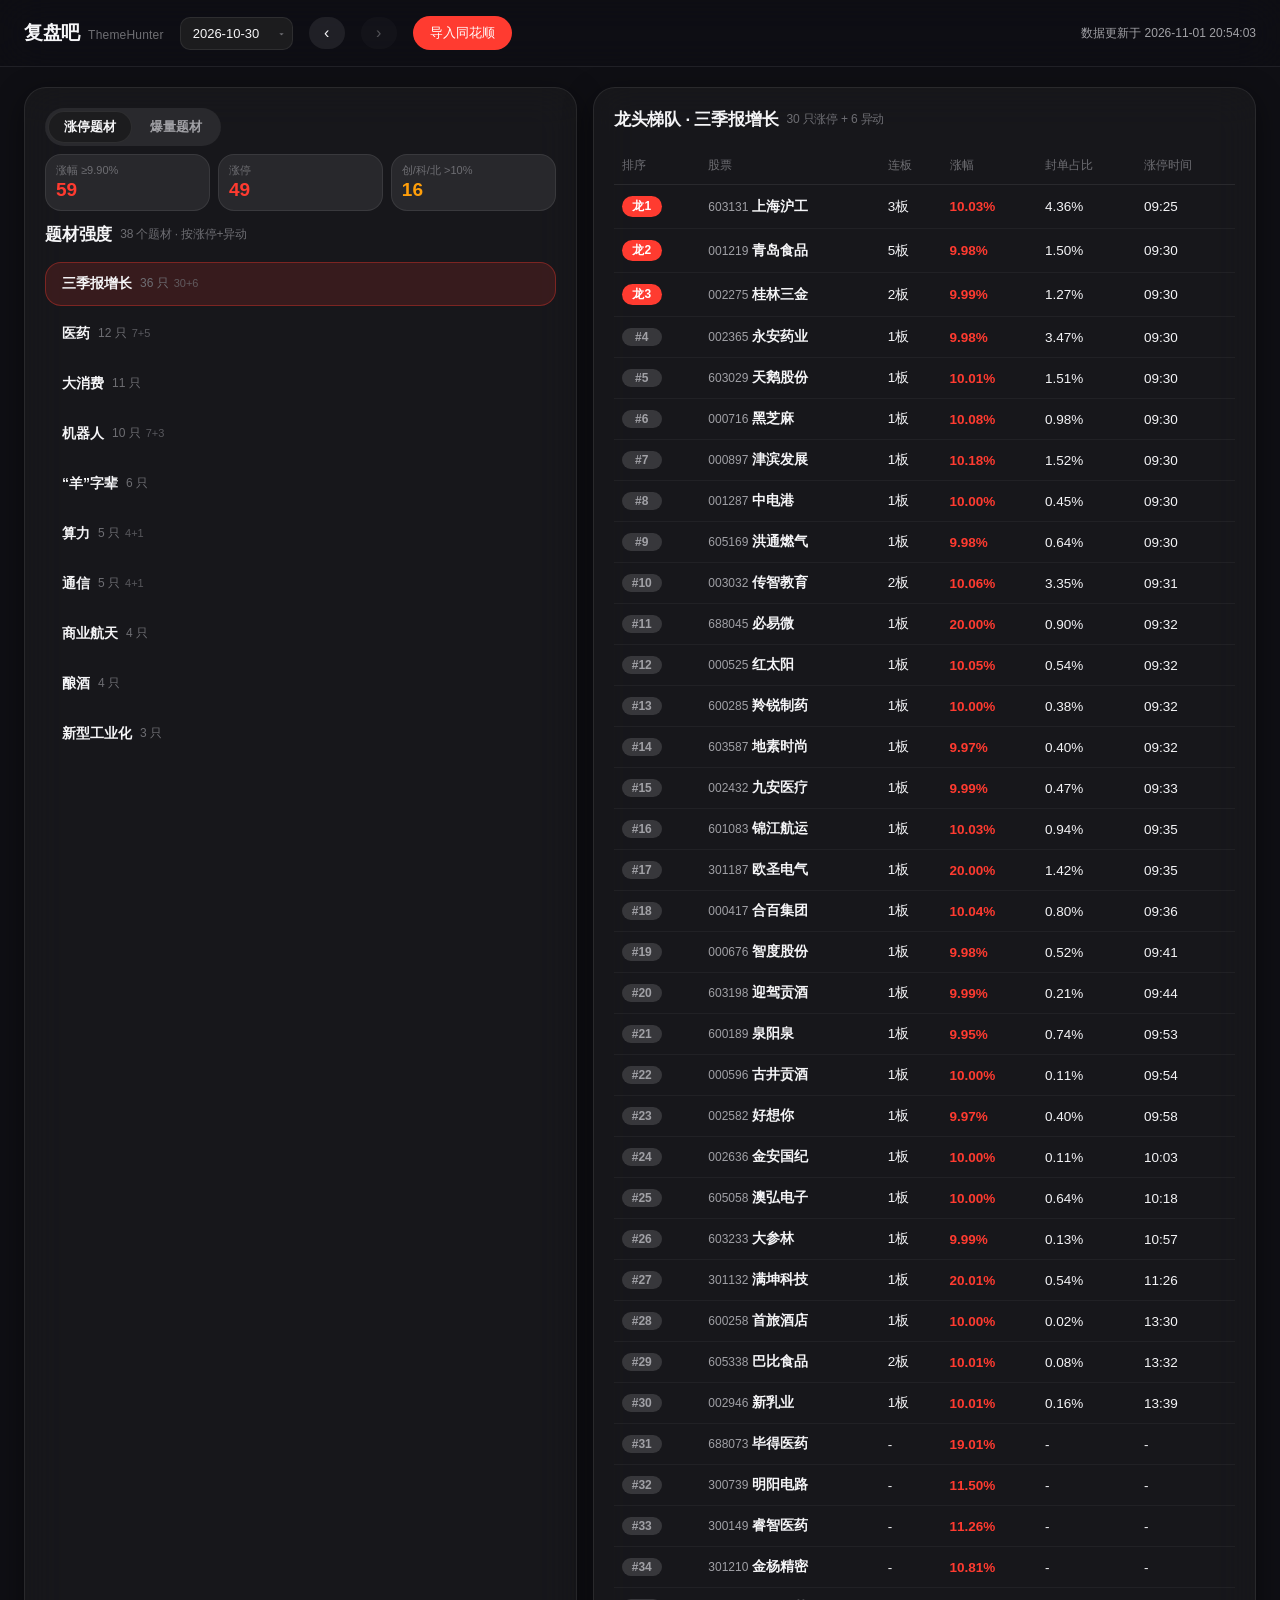
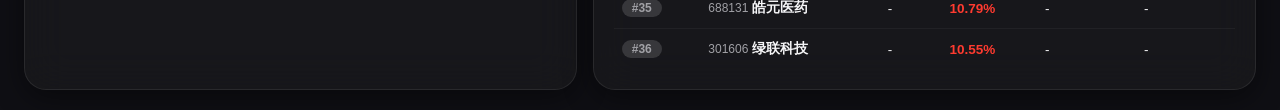
<file: docs/index.html>
<!DOCTYPE html>
<html lang="zh-CN">
<head>
<meta charset="UTF-8">
<meta name="viewport" content="width=device-width, initial-scale=1.0, viewport-fit=cover">
<meta name="app-version" content="3">
<meta name="theme-color" content="#0f0f14" media="(prefers-color-scheme: dark)">
<meta name="theme-color" content="#f2f2f7" media="(prefers-color-scheme: light)">
<meta name="mobile-web-app-capable" content="yes">
<meta name="apple-mobile-web-app-capable" content="yes">
<meta name="apple-mobile-web-app-status-bar-style" content="black-translucent">
<meta name="apple-mobile-web-app-title" content="复盘吧">
<meta name="description" content="短线题材复盘：题材强度、龙头梯队、同花顺导入">
<link rel="manifest" href="./manifest.json">
<link rel="apple-touch-icon" href="[data-uri]">
<title>复盘吧 · ThemeHunter</title>
<link rel="stylesheet" href="./style.css?v=3">
</head>
<body class="static-page">
<header>
  <div class="head-row">
    <div class="brand">复盘吧 <span class="sub">ThemeHunter</span></div>
    <div class="date-field">
      <select id="dateSel" title="切换交易日"></select>
    </div>
  </div>
  <div class="head-row">
    <button id="btnPrev" title="更早的交易日">‹</button>
    <button id="btnNext" title="更新的交易日">›</button>
    <button id="btnThs" class="primary" title="生成同花顺导入用的代码图 / TXT">导入同花顺</button>
  </div>
  <div class="status" id="statusBar">加载中…</div>
</header>

<main>
  <section class="left">
    <div class="seg left-scope" id="viewScope">
      <button class="seg-btn on" data-view="zt">涨停题材</button>
      <button class="seg-btn" data-view="burst">爆量题材</button>
    </div>
    <div class="seg seg-mult" id="burstMult" hidden>
      <button class="seg-btn on" data-mult="2">≥2倍</button>
      <button class="seg-btn" data-mult="3">≥3倍</button>
    </div>
    <div class="bd-hint" id="burstHint" hidden></div>

    <div class="breadth" id="breadth">
      <div class="bd-card" id="bdUpCard">
        <span class="bd-label">涨幅 ≥9.90%</span>
        <span class="bd-num" id="bdUp">-</span>
      </div>
      <div class="bd-card" id="bdZtCard">
        <span class="bd-label">涨停</span>
        <span class="bd-num" id="bdZt">-</span>
      </div>
      <div class="bd-card" id="bdTechCard">
        <span class="bd-label">创/科/北 &gt;10%</span>
        <span class="bd-num" id="bdTech">-</span>
      </div>
    </div>
    <div class="bd-hint" id="bdHint"></div>
    <h2><b id="themeHeadLabel">题材强度</b> <span id="themeCount"></span></h2>
    <div id="themeList"></div>
    <div class="unassigned" id="unassignedBox" hidden>
      <div class="unassigned-head">未归纳个股 <b id="unassignedCount">0</b></div>
      <div id="unassignedList"></div>
    </div>
  </section>

  <section class="right">
    <div class="right-head">
      <h2 id="leaderTitle">龙头梯队 <span class="hint"><span class="only-wide">← 点击左侧题材查看</span><span class="only-narrow">↑ 先选上方题材</span></span></h2>
    </div>
    <table id="leaderTable">
      <thead>
        <tr>
          <th>排序</th><th>股票</th><th>连板</th><th>涨幅</th>
          <th>封单占比</th><th>涨停时间</th>
        </tr>
      </thead>
      <tbody></tbody>
    </table>
    <table id="burstTable" hidden>
      <thead>
        <tr>
          <th>股票</th><th>涨幅</th><th>今日量</th>
          <th>基准量</th><th>倍数</th><th>基准日</th>
        </tr>
      </thead>
      <tbody></tbody>
    </table>
  </section>
</main>

<div id="thsModal" class="modal">
  <div class="modal-card">
    <div class="modal-head">
      <h3>导入同花顺 <span class="hint" id="thsSub"></span></h3>
      <button id="btnCloseThs" class="modal-close" title="关闭">×</button>
    </div>
    <div class="modal-body">
      <p class="ths-note" id="thsSummary"></p>
      <div class="ths-actions">
        <button id="thsImgBtn" class="primary">生成图片</button>
        <button id="thsTxtBtn">生成 TXT</button>
        <button id="thsCopyBtn">复制代码</button>
      </div>
      <div id="thsProgress" class="ths-note"></div>
      <div id="thsPreview"></div>
      <p class="ths-note">
        图片：长按图片 → 存储到照片，再到同花顺「自选股 → 添加股票 → 上传图片」。
        一张不超过 12 只，识别率最高。
      </p>
      <p class="ths-note">
        TXT / 复制：同花顺「添加股票 → 上传 txt」或直接粘贴。
        前置设置：同花顺「工具 → 系统设置 → 其他设置」勾选「复制文本时，自动识别股票代码」。
      </p>
    </div>
  </div>
</div>

<script src="./static.js?v=3"></script>
</body>
</html>
</file>
<file: docs/style.css>
/* ============================================================
   复盘吧 ThemeHunter · Apple iOS 深色座舱设计系统
   设计哲学：克制高级感 / 玻璃拟态 / 数据优先 / 红涨绿跌
   ============================================================ */

:root {
  color-scheme: dark;   /* 原生控件（下拉/日期/滚动条）跟随深色主题 */

  /* 背景三层 */
  --bg: #0f0f14;
  --bg-elevated: #1c1c1e;
  --glass: rgba(28, 28, 30, 0.65);
  --glass-strong: rgba(44, 44, 46, 0.72);
  --glass-border: rgba(255, 255, 255, 0.08);
  --glass-border-strong: rgba(255, 255, 255, 0.14);

  /* 文字三层 */
  --text: #f5f5f7;
  --text-secondary: #a1a1a6;
  --text-tertiary: #6e6e73;

  /* 语义色（中国：红涨绿跌）*/
  --up: #ff3b30;          /* 涨/主线/达标 */
  --down: #34c759;        /* 跌 */
  --gold: #ff9f0a;        /* 人工干预/警示 */
  --blue: #0a84ff;        /* 链接/信息 */
  --up-dim: rgba(255, 59, 48, 0.14);
  --gold-dim: rgba(255, 159, 10, 0.14);

  /* 中性透明（深色=白透明，浅色=黑透明）*/
  --fill-1: rgba(255, 255, 255, 0.08);
  --fill-2: rgba(255, 255, 255, 0.14);
  --fill-3: rgba(255, 255, 255, 0.06);
  --fill-line: rgba(255, 255, 255, 0.045);
  --scrollbar: rgba(255, 255, 255, 0.14);
  --header-bg: rgba(15, 15, 20, 0.72);

  /* 圆角 */
  --r-sm: 10px;
  --r-md: 16px;
  --r-lg: 22px;
  --r-pill: 999px;

  /* 间距 4pt 网格 */
  --s1: 4px; --s2: 8px; --s3: 12px; --s4: 16px; --s5: 20px; --s6: 24px; --s8: 32px;

  /* 缓动（非线性）*/
  --ease-expo: cubic-bezier(0.16, 1, 0.3, 1);
  --ease-spring: cubic-bezier(0.34, 1.56, 0.64, 1);

  /* 阴影层级 */
  --shadow-card: 0 8px 30px rgba(0, 0, 0, 0.45);
  --shadow-pop: 0 16px 48px rgba(0, 0, 0, 0.55);
}

/* 浅色模式（Apple 日间）*/
[data-theme="light"] {
  color-scheme: light;   /* 原生控件跟随浅色主题 */
  --bg: #f2f2f7;
  --bg-elevated: #ffffff;
  --glass: rgba(255, 255, 255, 0.72);
  --glass-strong: rgba(255, 255, 255, 0.92);
  --glass-border: rgba(0, 0, 0, 0.08);
  --glass-border-strong: rgba(0, 0, 0, 0.14);
  --text: #1c1c1e;
  --text-secondary: #3a3a3c;
  --text-tertiary: #8e8e93;
  --up: #ff3b30;
  --down: #34c759;
  --gold: #ff9500;
  --blue: #007aff;
  --up-dim: rgba(255, 59, 48, 0.1);
  --gold-dim: rgba(255, 149, 0, 0.12);
  --fill-1: rgba(0, 0, 0, 0.05);
  --fill-2: rgba(0, 0, 0, 0.1);
  --fill-3: rgba(0, 0, 0, 0.04);
  --fill-line: rgba(0, 0, 0, 0.04);
  --scrollbar: rgba(0, 0, 0, 0.16);
  --header-bg: rgba(242, 242, 247, 0.72);
  --shadow-card: 0 8px 30px rgba(0, 0, 0, 0.08);
  --shadow-pop: 0 16px 48px rgba(0, 0, 0, 0.16);
}

* { margin: 0; padding: 0; box-sizing: border-box; }

html, body {
  height: 100%;
  background: var(--bg);
  color: var(--text);
  font-family: -apple-system, BlinkMacSystemFont, "SF Pro Text", "PingFang SC",
    "Helvetica Neue", "Microsoft YaHei", sans-serif;
  font-size: 14px;
  -webkit-font-smoothing: antialiased;
  -moz-osx-font-smoothing: grayscale;
}

/* 数字等宽对齐 */
td {
  font-variant-numeric: tabular-nums;
  font-feature-settings: "tnum";
}

/* ============ 顶部导航（毛玻璃 sticky） ============ */
header {
  position: sticky; top: 0; z-index: 50;
  display: flex; align-items: center; gap: var(--s4);
  flex-wrap: wrap; row-gap: var(--s2);
  padding: var(--s4) var(--s6);
  background: var(--header-bg);
  backdrop-filter: blur(24px) saturate(180%);
  -webkit-backdrop-filter: blur(24px) saturate(180%);
  border-bottom: 1px solid var(--glass-border);
}
.brand {
  flex: 0 0 auto; white-space: nowrap;
  font-size: 19px; font-weight: 700; letter-spacing: -0.3px;
  display: flex; align-items: baseline; gap: var(--s2);
}
.brand .sub {
  font-size: 12px; font-weight: 500; color: var(--text-tertiary);
  letter-spacing: 0.2px;
}
.actions { flex: 1 1 auto; min-width: 0; display: flex; gap: var(--s2); align-items: center; flex-wrap: wrap; }

/* 更多操作面板：桌面端摊平成一排按钮（不占额外空间），手机端才变成弹出浮层 */
.more-panel { display: contents; }
#btnMore { display: none; }

/* 桌面/手机差异化提示文案 */
.only-narrow { display: none; }
.status {
  margin-left: auto; flex: 0 1 auto; color: var(--text-secondary); font-size: 12px;
  white-space: nowrap; max-width: 300px; overflow: hidden; text-overflow: ellipsis;
}

/* ============ 按钮（胶囊） ============ */
button {
  font-family: inherit; font-size: 13px; font-weight: 500;
  color: var(--text);
  background: var(--fill-1);
  border: 1px solid transparent;
  border-radius: var(--r-pill);
  padding: 7px 16px;
  cursor: pointer;
  transition: transform 0.18s var(--ease-spring), background 0.2s var(--ease-expo),
    border-color 0.2s var(--ease-expo), opacity 0.2s;
  -webkit-tap-highlight-color: transparent;
}
button:hover { background: var(--fill-2); }
button:active { transform: scale(0.92); filter: brightness(1.35); }
button.primary { background: var(--up); color: #fff; }
button.primary:hover { background: #ff544b; }
button.ghost { background: transparent; border-color: var(--glass-border); }
button.danger { color: var(--gold); border-color: rgba(255, 159, 10, 0.4); }
button.danger:hover { background: var(--gold-dim); }

/* 主题切换按钮（圆形）*/
.theme-btn {
  width: 36px; height: 36px; padding: 0; flex-shrink: 0;
  border-radius: 50%;
  font-size: 17px; line-height: 1;
  display: flex; align-items: center; justify-content: center;
  background: var(--fill-1);
}
.theme-btn:hover { background: var(--fill-2); }

input[type="date"], input[type="text"], select {
  font-family: inherit; font-size: 13px;
  color: var(--text);
  background: var(--bg-elevated);
  border: 1px solid var(--glass-border);
  border-radius: var(--r-sm);
  padding: 7px 12px;
  outline: none;
  transition: border-color 0.2s var(--ease-expo), background 0.2s;
}

/* 日期字段：原生 date 输入 + 休市标注（如 2026-10-24（休市中））拼成一个胶囊 */
.date-field {
  display: inline-flex; flex: 0 0 auto; align-items: center;
  background: var(--bg-elevated);
  border: 1px solid var(--glass-border);
  border-radius: var(--r-sm);
  padding-right: 10px;
  transition: border-color 0.2s var(--ease-expo), background 0.2s var(--ease-expo);
}
.date-field:focus-within {
  border-color: var(--up);
  background: var(--glass-strong);
}
.date-field input[type="date"] {
  width: 132px;
  border: none; background: transparent;
  padding: 7px 4px 7px 12px;
}
.date-field input[type="date"]:focus { border-color: transparent; background: transparent; }
.date-suffix {
  font-size: 12px; font-weight: 600; color: var(--gold);
  white-space: nowrap; letter-spacing: -0.2px;
}
.date-suffix:empty { display: none; }
.date-data {
  font-size: 11px; color: var(--text-tertiary);
  white-space: nowrap; padding-left: 8px; margin-left: 2px;
  border-left: 1px solid var(--glass-border);
  font-variant-numeric: tabular-nums;
}
.date-data.warn { color: var(--gold); font-weight: 600; }

.update-btn {
  background: var(--gold-dim); color: var(--gold);
  border: 1px solid rgba(255, 214, 10, 0.35);
  font-weight: 600;
  animation: updatePulse 2.4s ease-in-out infinite;
}
.update-btn:hover { background: rgba(255, 214, 10, 0.22); color: var(--gold); }
@keyframes updatePulse {
  0%, 100% { box-shadow: 0 0 0 0 rgba(255, 214, 10, 0); }
  50% { box-shadow: 0 0 0 5px rgba(255, 214, 10, 0.12); }
}

/* 个股查询 */
.search-field input[type="search"] {
  font-family: inherit; font-size: 13px; color: var(--text);
  background: var(--bg-elevated);
  border: 1px solid var(--glass-border);
  border-radius: var(--r-sm);
  padding: 7px 12px;
  width: 168px;
  outline: none;
  transition: border-color 0.2s var(--ease-expo), background 0.2s;
}
.search-field input[type="search"]:focus { border-color: var(--up); background: var(--glass-strong); }
.search-field input[type="search"]::-webkit-search-cancel-button { opacity: 0.6; }
.search-field { position: relative; }
.search-suggest {
  position: absolute; top: calc(100% + 6px); left: 0;
  min-width: 280px; max-height: 340px; overflow-y: auto;
  background: var(--bg-elevated);
  border: 1px solid var(--glass-border-strong);
  border-radius: var(--r-md);
  box-shadow: var(--shadow-pop);
  padding: 6px;
  display: none;
  z-index: 210;
}
.search-suggest.open { display: block; }
.suggest-item {
  display: flex; align-items: center; gap: var(--s2);
  padding: 9px 12px; border-radius: var(--r-sm);
  cursor: pointer; font-size: 13px;
  transition: background 0.15s var(--ease-expo);
}
.suggest-item:hover { background: var(--fill-2); }
.suggest-code { color: var(--text-secondary); font-variant-numeric: tabular-nums; }
.suggest-name { font-weight: 600; }
.suggest-status { margin-left: auto; font-size: 11px; font-weight: 600; color: var(--up); }
.suggest-empty { padding: 12px; color: var(--text-tertiary); font-size: 13px; }

.modal {
  position: fixed; inset: 0; z-index: 300;
  display: none; align-items: flex-start; justify-content: center;
  padding: 7vh 16px;
  background: rgba(0, 0, 0, 0.55);
  backdrop-filter: blur(6px);
  -webkit-backdrop-filter: blur(6px);
}
.modal.open { display: flex; }
.modal-card {
  width: min(640px, 100%); max-height: 78vh;
  display: flex; flex-direction: column;
  background: var(--bg-elevated);
  border: 1px solid var(--glass-border-strong);
  border-radius: var(--r-lg);
  box-shadow: var(--shadow-pop);
  overflow: hidden;
}
.modal-head {
  display: flex; align-items: center; justify-content: space-between;
  padding: var(--s4) var(--s5);
  border-bottom: 1px solid var(--glass-border);
}
.modal-head h3 { font-size: 15px; font-weight: 700; }
.modal-close {
  background: transparent; border: none; padding: 0 4px;
  font-size: 22px; line-height: 1; color: var(--text-tertiary);
}
.modal-body { padding: var(--s4) var(--s5) var(--s5); overflow-y: auto; }
.modal-foot {
  display: flex; justify-content: flex-end; gap: var(--s2);
  padding: var(--s4) var(--s5);
  border-top: 1px solid var(--glass-border);
}

/* 手动归纳到题材 */
.modal-card.narrow { width: min(440px, 100%); }
#assignFilter { width: 100%; }
#assignList {
  margin-top: 10px; max-height: 46vh; overflow-y: auto;
  display: flex; flex-direction: column; gap: 4px;
}
.assign-item {
  display: flex; align-items: center; gap: 10px;
  padding: 9px 12px; border: 1px solid var(--glass-border);
  border-radius: var(--r-sm); cursor: pointer; font-size: 13px;
  transition: background 0.15s var(--ease-expo), border-color 0.15s;
}
.assign-item:hover { background: var(--fill-2); border-color: var(--glass-border-strong); }
.assign-name { font-weight: 600; overflow: hidden; text-overflow: ellipsis; white-space: nowrap; }
.assign-count {
  margin-left: auto; flex-shrink: 0; font-size: 12px;
  color: var(--text-secondary); font-variant-numeric: tabular-nums;
}
.assign-empty { font-size: 12px; color: var(--text-tertiary); padding: 12px 2px; }

/* 剪贴板分次复制 */
.clip-hint { font-size: 13px; color: var(--text-secondary); margin-bottom: var(--s3); line-height: 1.5; }
.clip-group {
  display: flex; align-items: center; gap: var(--s3);
  padding: 11px 14px; margin-bottom: 8px;
  border: 1px solid var(--glass-border);
  border-radius: var(--r-md);
  transition: background 0.2s var(--ease-expo), border-color 0.2s;
}
.clip-group .clip-no { font-weight: 600; }
.clip-group .clip-size { color: var(--text-secondary); font-size: 13px; font-variant-numeric: tabular-nums; }
.clip-group .clip-status { margin-left: auto; font-size: 13px; font-weight: 600; }
.clip-group.done { border-color: var(--down); }
.clip-group.done .clip-status { color: var(--down); }
.clip-group.current { background: var(--up-dim); border-color: var(--up); }
.clip-group.current .clip-status { color: var(--up); }

/* 导入同花顺：范围切换 + 文件导出 */
.seg {
  display: inline-flex; gap: 2px; padding: 3px;
  background: var(--fill-1);
  border-radius: var(--r-pill);
  margin-bottom: var(--s3);
}
.seg-btn {
  border: 1px solid transparent; background: transparent;
  padding: 6px 15px; border-radius: var(--r-pill);
  font-size: 13px; font-weight: 600; color: var(--text-secondary);
  transition: background 0.2s var(--ease-expo), color 0.2s var(--ease-expo);
}
.seg-btn:hover { background: transparent; color: var(--text); }
.seg-btn.on {
  background: var(--bg-elevated); color: var(--text);
  border-color: var(--glass-border);
}

.ths-sec {
  margin-top: var(--s4); padding-top: var(--s4);
  border-top: 1px solid var(--fill-line);
}
.ths-sec-head {
  display: flex; align-items: baseline; gap: var(--s2); flex-wrap: wrap;
  font-size: 13px; font-weight: 600; margin-bottom: var(--s3);
}
.ths-sec-head .hint { font-weight: 400; font-size: 11px; color: var(--text-tertiary); }

.ths-opt {
  display: flex; align-items: center; gap: 8px;
  font-size: 13px; color: var(--text-secondary);
  margin-bottom: 7px; cursor: pointer;
}
.ths-opt[hidden] { display: none; }
.ths-opt input { width: 15px; height: 15px; accent-color: var(--up); cursor: pointer; }

.ths-actions { display: flex; gap: var(--s2); flex-wrap: wrap; margin: var(--s3) 0; }

.ths-note { font-size: 12px; line-height: 1.6; color: var(--text-tertiary); margin-top: 6px; }
.ths-note:empty { display: none; }

.ths-file {
  display: flex; align-items: center; gap: var(--s3);
  padding: 9px 12px; margin-bottom: 6px;
  border: 1px solid var(--glass-border);
  border-radius: var(--r-md);
}
.ths-file-name {
  font-size: 13px; font-weight: 500;
  overflow: hidden; text-overflow: ellipsis; white-space: nowrap;
}
.ths-count {
  margin-left: auto; flex-shrink: 0;
  font-size: 12px; color: var(--text-secondary);
  font-variant-numeric: tabular-nums;
}
.ths-loc { padding: 4px 11px; font-size: 12px; flex-shrink: 0; }

.stock-result + .stock-result { margin-top: var(--s3); padding-top: var(--s3); border-top: 1px solid var(--fill-line); }
.sc-head { display: flex; align-items: baseline; gap: var(--s2); flex-wrap: wrap; }
.sc-name { font-size: 16px; font-weight: 700; }
.sc-code { font-size: 12px; color: var(--text-secondary); font-variant-numeric: tabular-nums; }
.sc-badge {
  font-size: 11px; font-weight: 600; padding: 2px 8px; border-radius: var(--r-pill);
  background: var(--up-dim); color: var(--up);
}
.sc-badge.alt { background: var(--gold-dim); color: var(--gold); }
.sc-badge.none { background: var(--fill-1); color: var(--text-tertiary); }
.sc-reason {
  margin-top: var(--s2); font-size: 13px; line-height: 1.6;
  color: var(--text); word-break: break-all;
}
.sc-reason b { color: var(--text-secondary); font-weight: 600; }
.sc-stats {
  display: flex; flex-wrap: wrap; gap: var(--s3);
  margin-top: 6px; font-size: 12px; color: var(--text-secondary);
  font-variant-numeric: tabular-nums;
}
.sc-stats b { color: var(--text); font-weight: 600; }
.sc-section { margin-top: var(--s2); font-size: 12px; color: var(--text-secondary); line-height: 1.9; }
.sc-tag {
  display: inline-block; padding: 1px 8px; margin: 0 4px 4px 0;
  border-radius: var(--r-pill); background: var(--fill-1);
  color: var(--text); font-size: 12px;
}
.sc-tag.hot { background: var(--up-dim); color: var(--up); }
.sc-note { font-size: 12px; color: var(--text-tertiary); margin-top: var(--s2); }

/* 补全候选 */
.cand-group { margin-bottom: var(--s3); }
.cand-head { font-size: 12px; font-weight: 700; color: var(--text-secondary); margin-bottom: 4px; }
.cand-row {
  display: flex; align-items: baseline; gap: var(--s2);
  padding: 6px 0; border-bottom: 1px solid var(--fill-line);
  font-size: 13px;
}
.cand-row .sc-name { font-size: 13px; }
.cand-reason {
  margin-left: auto; max-width: 46%; text-align: right;
  color: var(--text-tertiary); font-size: 12px;
  overflow: hidden; text-overflow: ellipsis; white-space: nowrap;
}


/* 下拉框：去掉原生箭头，用自定义中灰箭头（深浅主题都清楚）*/
select {
  appearance: none;
  -webkit-appearance: none;
  padding-right: 30px;
  background: var(--bg-elevated) url("data:image/svg+xml,%3Csvg xmlns='http://www.w3.org/2000/svg' width='10' height='6'%3E%3Cpath d='M1 1l4 4 4-4' stroke='%238a8a8e' stroke-width='1.5' fill='none' stroke-linecap='round'/%3E%3C/svg%3E") no-repeat right 12px center;
}

/* 日期框日历图标：由 color-scheme 自动适配深浅主题 */
input[type="date"]::-webkit-calendar-picker-indicator {
  opacity: 0.75;
  cursor: pointer;
}
[data-theme="light"] input[type="date"]::-webkit-calendar-picker-indicator {
  opacity: 0.55;
}

input:focus, select:focus { border-color: var(--up); background: var(--glass-strong); }
select#historySelect { max-width: 150px; }
/* 下拉展开的选项：背景/文字都跟随主题 */
select option {
  background: var(--bg-elevated);
  color: var(--text);
}

/* 自定义历史回顾下拉（完全可控，Windows 下原生 option 样式失效的替代）*/
.dropdown { position: relative; display: inline-block; }
.dropdown-menu {
  position: absolute; top: calc(100% + 6px); left: 0;
  min-width: 150px; max-height: 320px; overflow-y: auto;
  background: var(--bg-elevated);
  border: 1px solid var(--glass-border-strong);
  border-radius: var(--r-md);
  box-shadow: var(--shadow-pop);
  padding: 6px;
  display: none;
  z-index: 200;
}
.dropdown.open .dropdown-menu { display: block; }
.dropdown-item {
  padding: 9px 14px;
  border-radius: var(--r-sm);
  cursor: pointer;
  font-size: 13px;
  color: var(--text);
  font-variant-numeric: tabular-nums;
  transition: background 0.15s var(--ease-expo);
}
.dropdown-item:hover { background: var(--fill-2); }
.dropdown-menu::-webkit-scrollbar { width: 6px; }
.dropdown-menu::-webkit-scrollbar-thumb { background: var(--scrollbar); border-radius: 3px; }

/* ============ 主布局 ============ */
main {
  display: grid;
  grid-template-columns: minmax(340px, 5fr) minmax(420px, 6fr);
  gap: var(--s4);
  padding: var(--s5) var(--s6);
  max-width: 1500px;
  margin: 0 auto;
}

/* 情绪宽度三连卡 */
.breadth {
  display: grid; grid-template-columns: repeat(3, minmax(0, 1fr));
  gap: 8px; margin-bottom: var(--s3);
}
.bd-card {
  display: flex; flex-direction: column; gap: 1px;
  padding: 8px 10px;
  min-width: 0;                 /* 否则 nowrap 的标签会把 grid 轨道撑破 */
  background: var(--fill-1);
  border: 1px solid var(--glass-border);
  border-radius: var(--r-md);
}
.bd-label {
  font-size: 11px; color: var(--text-tertiary);
  white-space: nowrap; overflow: hidden; text-overflow: ellipsis;
}
.bd-num {
  font-size: 19px; font-weight: 700; line-height: 1.2;
  font-variant-numeric: tabular-nums; color: var(--text);
}
#bdUpCard .bd-num, #bdZtCard .bd-num { color: var(--up); }
#bdTechCard .bd-num { color: var(--gold); }
.bd-num.na { color: var(--text-tertiary) !important; }
.bd-hint { font-size: 11px; color: var(--text-tertiary); margin: -4px 0 var(--s3); }
.bd-hint:empty { display: none; }

section {
  background: var(--glass);
  backdrop-filter: blur(20px) saturate(180%);
  -webkit-backdrop-filter: blur(20px) saturate(180%);
  border: 1px solid var(--glass-border);
  border-radius: var(--r-lg);
  padding: var(--s5);
  box-shadow: var(--shadow-card);
  min-height: 60vh;
}

h2 {
  font-size: 17px; font-weight: 700; letter-spacing: -0.2px;
  margin-bottom: var(--s4); display: flex; align-items: center; gap: var(--s2);
}
h2 .hint, h2 span { color: var(--text-tertiary); font-size: 12px; font-weight: 400; }

/* ============ 题材列表 ============ */
#themeList { max-height: 480px; overflow-y: auto; display: flex; flex-direction: column; gap: 6px; }
#themeList::-webkit-scrollbar { width: 6px; }
#themeList::-webkit-scrollbar-thumb { background: rgba(255,255,255,0.12); border-radius: 3px; }

.theme-item {
  display: flex; justify-content: space-between; align-items: center;
  padding: 12px 16px;
  border-radius: var(--r-md);
  cursor: pointer;
  border: 1px solid transparent;
  transition: transform 0.18s var(--ease-spring), background 0.2s var(--ease-expo),
    border-color 0.2s;
}
.theme-item:hover { background: rgba(255, 255, 255, 0.06); transform: translateX(3px); }
.theme-item.active {
  background: var(--up-dim);
  border-color: rgba(255, 59, 48, 0.35);
}
.theme-item .t-name { font-weight: 600; display: flex; align-items: center; gap: var(--s2); }
.theme-item .t-count { color: var(--text-tertiary); font-size: 12px; font-weight: 400; }
.theme-item .t-split {
  font-style: normal; font-size: 11px; margin-left: 5px;
  color: var(--text-tertiary); opacity: 0.75;
}

/* ============ 未归纳个股（涨停但没归入主线板块） ============ */
.unassigned {
  margin-top: var(--s3); padding-top: var(--s3);
  border-top: 1px solid var(--glass-border);
}
.unassigned-head {
  font-size: 13px; font-weight: 600; color: var(--text-secondary);
  margin-bottom: var(--s2);
}
.unassigned-head b { color: var(--gold); font-weight: 700; }
#unassignedList { display: flex; flex-direction: column; gap: 4px; max-height: 260px; overflow-y: auto; }
.unassigned-empty { font-size: 12px; color: var(--text-tertiary); padding: var(--s2) 0; }
.unassigned-item {
  display: flex; align-items: center; gap: var(--s2);
  padding: 6px 10px; border-radius: var(--r-sm);
  cursor: pointer; font-size: 12px;
  transition: background 0.15s var(--ease-expo);
}
.unassigned-item:hover { background: var(--fill-2); }
.unassigned-code { color: var(--text-secondary); font-variant-numeric: tabular-nums; }
.unassigned-name { font-weight: 600; }
.unassigned-status {
  font-size: 10px; font-weight: 600; color: var(--blue);
  background: var(--fill-1); padding: 1px 6px; border-radius: var(--r-pill);
  flex-shrink: 0;
}
.unassigned-reason {
  color: var(--text-tertiary); font-size: 11px; flex: 1; text-align: right;
  overflow: hidden; text-overflow: ellipsis; white-space: nowrap;
}
.unassigned-add {
  flex-shrink: 0; padding: 2px 9px; font-size: 11px;
  background: transparent; border: 1px solid var(--glass-border);
  color: var(--text-secondary);
}
.unassigned-add:hover {
  background: var(--up-dim); color: var(--up); border-color: var(--up);
}

/* ============ 龙头梯队表 ============ */
.right-head { display: flex; justify-content: space-between; align-items: center; margin-bottom: var(--s4); gap: var(--s3); }
.right-head h2 { margin-bottom: 0; }
.right-tools { display: flex; gap: var(--s2); flex-shrink: 0; }

#leaderTable { width: 100%; border-collapse: separate; border-spacing: 0; }
#leaderTable th {
  text-align: left; padding: 10px 8px; white-space: nowrap;
  color: var(--text-tertiary); font-size: 12px; font-weight: 500;
  border-bottom: 1px solid var(--glass-border);
}
#leaderTable td {
  padding: 11px 8px; white-space: nowrap;
  font-size: 13.5px;
  border-bottom: 1px solid var(--fill-line);
}
#leaderTable tbody tr { transition: background 0.15s var(--ease-expo); }
#leaderTable tbody tr:hover { background: var(--fill-line); }
#leaderTable tbody tr:last-child td { border-bottom: none; }

/* ---------- 爆量题材（只读版，与桌面版保持同一套外观） ---------- */
#burstTable { width: 100%; border-collapse: separate; border-spacing: 0; }
#burstTable th {
  text-align: left; padding: 10px 8px; white-space: nowrap;
  color: var(--text-tertiary); font-size: 12px; font-weight: 500;
  border-bottom: 1px solid var(--glass-border);
}
#burstTable td {
  padding: 11px 8px; white-space: nowrap;
  font-size: 13.5px;
  border-bottom: 1px solid var(--fill-line);
}
#burstTable tbody tr { transition: background 0.15s var(--ease-expo); }
#burstTable tbody tr:hover { background: var(--fill-line); }
#burstTable tbody tr:last-child td { border-bottom: none; }

.left-scope { margin-bottom: var(--s2); }
.seg-mult { margin-bottom: var(--s2); }
/* .seg 自带 display:inline-flex，会盖掉 hidden 的 display:none —— 必须显式压回 */
.seg[hidden] { display: none; }
.bd-hint.warn { color: var(--gold); }

.theme-item .t-ratio {
  font-style: normal; margin-left: 5px;
  color: var(--gold); font-weight: 700;
  font-variant-numeric: tabular-nums;
}

body.burst #unassignedBox { display: none !important; }

.burst-ratio { color: var(--gold); font-weight: 700; font-variant-numeric: tabular-nums; }
.burst-vol { color: var(--text-secondary); font-variant-numeric: tabular-nums; }
.burst-date { color: var(--text-tertiary); font-variant-numeric: tabular-nums; }
.burst-src {
  margin-left: 5px; font-size: 10px; padding: 1px 6px;
  border-radius: var(--r-pill); background: var(--fill-2);
  color: var(--text-tertiary);
}

.rank-badge {
  display: inline-block; min-width: 40px; text-align: center;
  background: var(--up); color: #fff;
  border-radius: var(--r-pill);
  padding: 2px 10px; font-size: 12px; font-weight: 700;
}
.rank-badge.dim {
  background: var(--fill-2);
  color: var(--text-secondary);
}
.rank-badge.overridden { background: var(--gold); }
td .sub-rank { color: var(--gold); font-size: 11px; margin-left: 4px; }

.stock-code { color: var(--text-secondary); font-size: 12px; margin-right: 4px; }
.pct { color: var(--up); font-weight: 600; }
.stock-name { font-weight: 600; white-space: nowrap; }

/* 个股悬浮卡（梯队悬停）—— 必须用 id 选择器，避免与搜索结果卡 .stock-result 冲突 */
#stockCard {
  position: fixed; z-index: 250;
  width: 332px; max-height: 74vh; overflow-y: auto;
  padding: 13px 15px 11px;
  border-radius: var(--r-md);
  background: var(--bg-elevated);
  border: 1px solid var(--glass-border-strong);
  box-shadow: var(--shadow-pop);
  opacity: 0; transform: translateY(4px);
  pointer-events: none;
  transition: opacity 0.14s var(--ease-expo), transform 0.14s var(--ease-expo);
}
#stockCard.show { opacity: 1; transform: none; }
.sc-loading { font-size: 12px; color: var(--text-tertiary); padding: 4px 2px; }
.sc-head { display: flex; align-items: center; gap: 8px; }
.sc-name { font-size: 15px; font-weight: 700; }
.sc-status {
  font-size: 10px; font-weight: 600; padding: 1px 8px; border-radius: var(--r-pill);
  background: var(--up-dim); color: var(--up); flex-shrink: 0;
}
.sc-status.s0 { background: var(--gold-dim); color: var(--gold); }
.sc-status.s2 { background: var(--fill-1); color: var(--blue); }
.sc-sub {
  display: flex; align-items: baseline; gap: 10px; margin-top: 3px;
  font-variant-numeric: tabular-nums;
}
.sc-code { font-size: 12px; color: var(--text-secondary); }
.sc-pct { font-size: 13px; font-weight: 700; color: var(--up); }
.sc-lb { font-size: 12px; color: var(--text-secondary); }
.sc-sec { margin-top: 10px; padding-top: 9px; border-top: 1px solid var(--fill-line); }
.sc-lab { font-size: 11px; color: var(--text-tertiary); margin-bottom: 6px; }
.sc-note { opacity: 0.7; margin-left: 3px; }
.sc-kws { display: flex; flex-wrap: wrap; gap: 5px; }
.sc-kw, .sc-theme, .sc-common, .sc-cpt {
  font-size: 11px; padding: 2px 8px; border-radius: var(--r-pill);
  background: var(--fill-1); color: var(--text);
  max-width: 100%; overflow: hidden; text-overflow: ellipsis; white-space: nowrap;
}
.sc-kw { background: var(--up-dim); color: var(--up); font-weight: 600; }
.sc-theme { background: var(--gold-dim); color: var(--gold); font-weight: 600; }
.sc-theme i { font-style: normal; opacity: 0.7; margin-left: 4px; font-weight: 400; }
.sc-common { color: var(--text-secondary); }
.sc-common i { font-style: normal; opacity: 0.65; margin-left: 3px; }
.sc-cpt { color: var(--text-tertiary); }
.sc-peers {
  margin-top: 7px; font-size: 11px; color: var(--text-secondary);
  line-height: 1.9;
}
.sc-peer { margin-right: 8px; white-space: nowrap; }
.sc-peer i { font-style: normal; opacity: 0.6; margin-left: 2px; }
.sc-foot {
  margin-top: 10px; padding-top: 8px; border-top: 1px solid var(--fill-line);
  font-size: 11px; color: var(--text-tertiary); font-variant-numeric: tabular-nums;
}
.sc-recent { display: flex; flex-direction: column; gap: 3px; }
.sc-recent-row {
  display: grid; grid-template-columns: 42px 40px minmax(0, 1fr);
  gap: 6px; font-size: 11px; line-height: 1.5;
}
.sc-rd { color: var(--text-tertiary); font-variant-numeric: tabular-nums; }
.sc-rt { color: var(--text-secondary); font-variant-numeric: tabular-nums; }
.sc-rr {
  color: var(--text-secondary);
  overflow: hidden; text-overflow: ellipsis; white-space: nowrap;
}

.adj { white-space: nowrap; }
.adj button {
  padding: 3px 9px; margin-right: 3px; font-size: 12px;
  background: var(--fill-3);
}
.adj button:hover { background: var(--up-dim); color: var(--up); }

.intervention {
  margin-top: var(--s4); padding-top: var(--s3);
  color: var(--text-tertiary); font-size: 12px;
  border-top: 1px solid var(--glass-border);
}
.intervention b { color: var(--gold); font-weight: 700; }

/* ============ 配参抽屉（毛玻璃） ============ */
/* ============ 题材框架面板 ============ */
.modal-card.wide { width: min(820px, 100%); }
#fwQuery { width: 100%; }
.fw-match {
  margin-top: 8px; padding: 8px 10px; min-height: 0;
  font-size: 13px; line-height: 1.7;
  background: var(--fill-1); border-radius: var(--r-md);
}
.fw-match:empty { display: none; }
.fw-match b { font-weight: 700; color: var(--up); }
.fw-add { display: flex; gap: var(--s2); margin-top: var(--s3); flex-wrap: wrap; }
.fw-add input { flex: 1 1 140px; min-width: 0; }
.fw-add button { flex-shrink: 0; }
.fw-actions {
  display: flex; align-items: center; gap: var(--s2);
  margin: var(--s3) 0; font-size: 12px; flex-wrap: wrap;
}
.fw-actions button { flex-shrink: 0; white-space: nowrap; }
.fw-filter {
  margin-left: auto; display: flex; align-items: center; gap: 5px;
  font-size: 12px; color: var(--text-secondary);
}
#fwList { margin-top: var(--s2); }
.fw-group { border-top: 1px solid var(--glass-border); padding: 6px 0; }
.fw-row {
  display: flex; align-items: center; gap: 8px;
  padding: 4px 6px; border-radius: 6px;
}
.fw-row:hover { background: var(--fill-1); }
.fw-row.off { opacity: 0.42; }
.fw-label { font-size: 13px; font-weight: 700; }
.fw-subs .fw-label { font-weight: 400; color: var(--text-secondary); }
.fw-badge {
  font-size: 10px; font-weight: 600; padding: 1px 6px;
  border-radius: var(--r-pill);
  background: var(--fill-2); color: var(--text-tertiary);
}
.fw-badge.manual { background: var(--gold-dim); color: var(--gold); }
.fw-badge.exact { background: var(--up-dim); color: var(--up); }
.fw-note { font-size: 11px; color: var(--text-tertiary); }
.fw-row-actions {
  margin-left: auto; display: flex; gap: 4px;
  opacity: 0; transition: opacity 0.15s ease;
}
.fw-row:hover .fw-row-actions { opacity: 1; }
.fw-row-actions button {
  font-size: 11px; padding: 2px 8px;
  background: var(--fill-2); border: none; border-radius: 6px;
  color: var(--text-secondary);
}
.fw-row-actions button:hover { color: var(--text); }
.fw-subs {
  margin-left: 14px; padding-left: 10px;
  border-left: 1px solid var(--glass-border);
}
.fw-add-sub {
  margin: 4px 0 2px; font-size: 11px; padding: 2px 8px;
  background: transparent; border: 1px dashed var(--glass-border);
  border-radius: 6px; color: var(--text-tertiary);
}

/* ============ 响应式 ============ */

/* --- 平板 / 窄桌面：双栏改单栏 --- */
@media (max-width: 900px) {
  main { grid-template-columns: 1fr; padding: var(--s3); }
  section { min-height: 0; }
  .fw-row-actions { opacity: 1; }
}

/* --- 手机（≤720px）：重排成 App 布局 --- */
@media (max-width: 720px) {
  /* 头部：三行 grid —— 品牌+日期+更多 / 搜索 / 主按钮 */
  header {
    position: relative;      /* 不再吸顶：手机上三行头部挡内容太多 */
    display: grid;
    grid-template-columns: 1fr auto auto;
    gap: 8px;
    align-items: center;
    padding: 10px 12px;
  }
  .brand { grid-column: 1; grid-row: 1; font-size: 16px; }
  .brand .sub { display: none; }
  .actions { display: contents; }
  .only-wide { display: none; }
  .only-narrow { display: inline; }

  .date-field { grid-column: 2; grid-row: 1; padding-right: 6px; }
  .date-field input[type="date"] { width: 106px; font-size: 12.5px; padding: 6px 2px 6px 8px; }
  .date-suffix { font-size: 11px; }
  .date-data { display: none; }

  .search-field { grid-column: 1 / -1; grid-row: 2; }
  .search-field input[type="search"] { width: 100%; padding: 9px 12px; font-size: 14px; }
  .search-suggest { left: 0; right: 0; min-width: 0; max-height: 52vh; }

  #btnRun { grid-column: 1; grid-row: 3; height: 42px; font-size: 14px; padding: 0 12px; }
  #btnClipboard { grid-column: 2 / -1; grid-row: 3; height: 42px; font-size: 14px; padding: 0 12px; }

  #btnMore {
    grid-column: 3; grid-row: 1;
    display: flex; align-items: center; justify-content: center;
    width: 40px; height: 38px; padding: 0;
    font-size: 20px; line-height: 1;
    border-radius: var(--r-sm);
  }
  header.more-open #btnMore { background: var(--fill-2); color: var(--up); }

  /* 更多操作：弹出浮层，不再挤占头部 */
  .more-panel {
    position: absolute; top: calc(100% + 6px); right: 10px;
    z-index: 130;
    display: none; flex-direction: column; align-items: stretch; gap: 4px;
    min-width: 172px; padding: 8px;
    background: var(--bg-elevated);
    border: 1px solid var(--glass-border-strong);
    border-radius: var(--r-md);
    box-shadow: var(--shadow-pop);
  }
  header.more-open .more-panel { display: flex; }
  .more-panel .dropdown { width: 100%; }
  .more-panel .dropdown-btn {
    width: 100%; text-align: left;
    padding: 10px 12px; border-radius: var(--r-sm); font-size: 13px;
    background: var(--fill-1); border: none;
  }
  .more-panel .dropdown-menu { left: 0; right: 0; min-width: 0; max-height: 50vh; }
  .more-panel button { width: 100%; text-align: left; padding: 10px 12px; border-radius: var(--r-sm); font-size: 13px; }
  .more-panel .theme-btn {
    width: 100%; height: auto; border-radius: var(--r-sm);
    font-size: 13px; justify-content: flex-start; gap: 6px;
  }
  [data-theme="dark"] .more-panel .theme-btn::after { content: "切到浅色"; }
  [data-theme="light"] .more-panel .theme-btn::after { content: "切到深色"; }

  .status {
    grid-column: 1 / -1; grid-row: 4;
    margin-left: 0; max-width: none; font-size: 11px;
    white-space: normal; line-height: 1.4;
  }
  .status:empty { display: none; }

  /* 主体 */
  main { padding: 10px 10px calc(24px + env(safe-area-inset-bottom, 0px)); gap: 10px; }
  section { padding: 14px; border-radius: 18px; }
  h2 { font-size: 15px; margin-bottom: 10px; }
  h2 .hint, h2 span { font-size: 11px; }

  .breadth { gap: 6px; }
  .bd-card { padding: 7px 9px; border-radius: 12px; }
  .bd-label { font-size: 10px; }
  .bd-num { font-size: 17px; }
  .bd-hint { font-size: 10px; }

  /* 题材列表：不再内嵌滚动，跟着页面滚 */
  #themeList { max-height: none; gap: 4px; }
  .theme-item { padding: 12px 12px; border-radius: 12px; }
  .theme-item:hover { background: transparent; transform: none; }
  .theme-item:active { background: var(--fill-1); }
  .theme-item .t-name { font-size: 14px; }

  #unassignedList { max-height: none; }
  .unassigned-item { padding: 8px 6px; }
  .unassigned-reason { max-width: 38%; }

  .right-head { flex-wrap: nowrap; align-items: flex-start; gap: 8px; margin-bottom: 8px; }
  .right-head h2 { display: block; font-size: 15px; flex: 1 1 auto; min-width: 0; line-height: 1.3; }
  .right-head h2 .hint { display: block; font-size: 10.5px; margin-top: 2px; line-height: 1.35; }
  .right-tools { flex-shrink: 0; }
  .right-tools button { padding: 7px 11px; font-size: 12px; }

  /* 龙头梯队：表格 → 两行卡片 */
  #leaderTable { display: block; }
  #leaderTable thead { display: none; }
  #leaderTable tbody { display: block; }
  #leaderTable tr {
    display: grid;
    grid-template-columns: auto minmax(0, 1fr) auto auto;
    column-gap: 10px; row-gap: 2px;
    align-items: center;
    padding: 11px 2px;
    border-bottom: 1px solid var(--fill-line);
  }
  #leaderTable tbody tr:hover { background: transparent; }
  #leaderTable tbody tr:active { background: var(--fill-1); }
  #leaderTable tbody tr:last-child { border-bottom: none; }
  #leaderTable td {
    display: block; padding: 0; border: none;
    white-space: normal; font-size: 13.5px;
  }
  #leaderTable td:nth-child(1) { grid-column: 1; grid-row: 1 / span 2; align-self: center; }
  #leaderTable td:nth-child(2) { grid-column: 2; grid-row: 1; display: flex; align-items: baseline; gap: 4px; overflow: hidden; }
  #leaderTable td:nth-child(3) { grid-column: 3; grid-row: 1; font-size: 12px; font-weight: 600; color: var(--gold); }
  #leaderTable td:nth-child(4) { grid-column: 4; grid-row: 1; text-align: right; }
  #leaderTable td:nth-child(5) { grid-column: 3; grid-row: 2; font-size: 11px; color: var(--text-tertiary); }
  #leaderTable td:nth-child(6) { grid-column: 4; grid-row: 2; text-align: right; font-size: 11px; color: var(--text-tertiary); }
  #leaderTable td:nth-child(5)::before { content: "封单 "; opacity: 0.7; }
  #leaderTable td:nth-child(6)::before { content: "上板 "; opacity: 0.7; }
  .rank-badge { min-width: 40px; font-size: 11px; padding: 2px 8px; }
  .stock-code { font-size: 11.5px; margin-right: 0; }
  .stock-name { font-size: 14px; overflow: hidden; text-overflow: ellipsis; white-space: nowrap; }
  td .sub-rank { font-size: 10px; }

  /* 弹窗：底部抽屉式，接近原生 App */
  .modal { padding: 0; align-items: flex-end; }
  .modal-card,
  .modal-card.wide,
  .modal-card.narrow {
    width: 100%; max-width: 100%;
    max-height: 90vh;
    border-radius: 20px 20px 0 0;
    border-bottom: none;
    padding-bottom: env(safe-area-inset-bottom, 0px);
  }
  .modal-head { padding: 14px 16px; }
  .modal-body { padding: 12px 16px 20px; }
  .modal-close { padding: 4px 8px; font-size: 24px; }

  /* 个股详情：悬浮卡改成底部卡片，点击行触发 */
  #stockCard {
    position: fixed; left: 8px; right: 8px; bottom: calc(8px + env(safe-area-inset-bottom, 0px));
    top: auto;
    width: auto; max-height: 72vh;
    transform: translateY(14px);
    border-radius: var(--r-lg);
  }

  .ths-actions button { flex: 1 1 auto; min-height: 40px; }
  .seg-btn { padding: 9px 12px; }
  .clip-group { font-size: 12px; }

  /* 手机上没有本地路径概念：文件夹相关操作全部隐藏 */
  #thsRevealRow, #thsOpenBtn, .ths-loc { display: none; }
  .ths-preview {
    display: block; width: 100%; max-width: 300px;
    margin: 10px auto 0; padding: 0;
    border-radius: 12px;
    border: 1px solid var(--glass-border-strong);
    background: #fff;
    -webkit-touch-callout: default;   /* 允许长按「存储到照片」 */
  }

  /* 触控目标不小于 40px */
  button { min-height: 36px; }
  .theme-item, .unassigned-item, .assign-item { min-height: 40px; }
}

/* --- 超小屏（iPhone SE 等 ≤360px） --- */
@media (max-width: 360px) {
  .brand { font-size: 15px; }
  .date-field input[type="date"] { width: 96px; font-size: 12px; }
  #btnRun, #btnClipboard { font-size: 13px; }
  #leaderTable td:nth-child(3) { font-size: 11px; }
}

/* ============ 动效降级 ============ */
@media (prefers-reduced-motion: reduce) {
  * { animation: none !important; transition-duration: 0.01ms !important; }
}


/* ============================================================
   静态只读版（docs/）专用
   header 换成「日期下拉 + 前后切换 + 导出」，与主站的采集/复盘按钮不同，
   所以单独写一套。桌面端 .head-row 用 display:contents 摊平回一行，
   手机端才让它各占一行。
   ============================================================ */
body.static-page .head-row { display: contents; }

body.static-page .date-field { position: relative; }
body.static-page #dateSel {
  font-family: inherit;
  font-size: 13px;
  color: var(--text);
  background: transparent;
  border: none;
  padding: 8px 22px 8px 12px;
  appearance: none;
  -webkit-appearance: none;
  cursor: pointer;
  max-width: 100%;
}
body.static-page #dateSel:focus { outline: none; }
body.static-page .date-field::after {
  content: "▾";
  position: absolute; right: 8px; top: 50%;
  transform: translateY(-50%);
  font-size: 10px; color: var(--text-tertiary);
  pointer-events: none;
}
body.static-page #btnPrev,
body.static-page #btnNext {
  min-width: 36px; padding: 7px 10px;
  font-size: 16px; line-height: 1;
}
body.static-page button:disabled { opacity: 0.3; cursor: default; }
body.static-page button:disabled:hover { background: var(--fill-1); }

/* 图片预览：桌面和手机都要能长按保存 */
.ths-preview {
  display: block;
  width: 100%; max-width: 300px;
  margin: 10px auto 0;
  border-radius: 12px;
  border: 1px solid var(--glass-border-strong);
  background: #fff;
  -webkit-touch-callout: default;
}

@media (max-width: 720px) {
  body.static-page header {
    display: flex; flex-direction: column; align-items: stretch;
    gap: 8px; padding: 10px 12px;
  }
  body.static-page .head-row {
    display: flex; align-items: center; gap: 6px;
    width: 100%;
  }
  body.static-page .brand {
    flex: 0 0 auto;
    grid-column: auto; grid-row: auto;
    font-size: 16px;
  }
  body.static-page .brand .sub { display: none; }
  body.static-page .head-row .date-field {
    flex: 1 1 auto; min-width: 0;
    grid-column: auto; grid-row: auto;
    padding-right: 4px;
  }
  body.static-page #dateSel { width: 100%; }
  body.static-page #btnPrev,
  body.static-page #btnNext {
    flex: 0 0 40px; width: 40px; height: 40px;
    padding: 0; font-size: 18px; border-radius: var(--r-sm);
  }
  body.static-page #btnThs {
    flex: 1 1 auto; height: 40px;
    font-size: 14px; padding: 0 12px;
  }
  body.static-page .status {
    margin-left: 0; max-width: none;
    font-size: 11px; grid-column: auto; grid-row: auto;
  }
  body.static-page section { min-height: 0; }
}

/* ============================================================
   题材就地展开（手机）：点题材在它下面展开龙头，不再整页跳到下方
   ============================================================ */
.theme-block { display: flex; flex-direction: column; }
.theme-block.active > .theme-item {
  background: var(--up-dim);
  border-color: rgba(255, 59, 48, 0.35);
}
.theme-detail { display: none; }

@media (max-width: 720px) {
  /* 手机上不再需要右侧那一栏，龙头改到题材下面展开 */
  section.right { display: none; }

  .theme-block.open .theme-detail { display: block; padding: 2px 0 10px; }

  .ldr-row {
    display: grid;
    grid-template-columns: auto minmax(0, 1fr) auto auto;
    grid-template-areas:
      "rank main lb pct"
      "rank sub  sub sub";
    column-gap: 10px;
    row-gap: 2px;
    align-items: center;
    padding: 9px 4px;
    border-bottom: 1px solid var(--fill-line);
  }
  .ldr-row:last-child { border-bottom: none; }
  .ldr-rank { grid-area: rank; align-self: center; }
  .ldr-main {
    grid-area: main;
    display: flex; align-items: baseline; gap: 4px;
    min-width: 0;
  }
  .ldr-main .stock-code { font-size: 11.5px; margin-right: 0; }
  .ldr-main .stock-name {
    font-size: 14px;
    overflow: hidden; text-overflow: ellipsis; white-space: nowrap;
  }
  .ldr-lb { grid-area: lb; font-size: 12px; font-weight: 600; color: var(--gold); }
  .ldr-pct {
    grid-area: pct; text-align: right;
    color: var(--up); font-weight: 600; font-size: 13px;
  }
  .ldr-sub { grid-area: sub; font-size: 11px; color: var(--text-tertiary); }
  .ldr-empty { font-size: 12px; color: var(--text-tertiary); padding: 10px 4px; }
}
</file>
